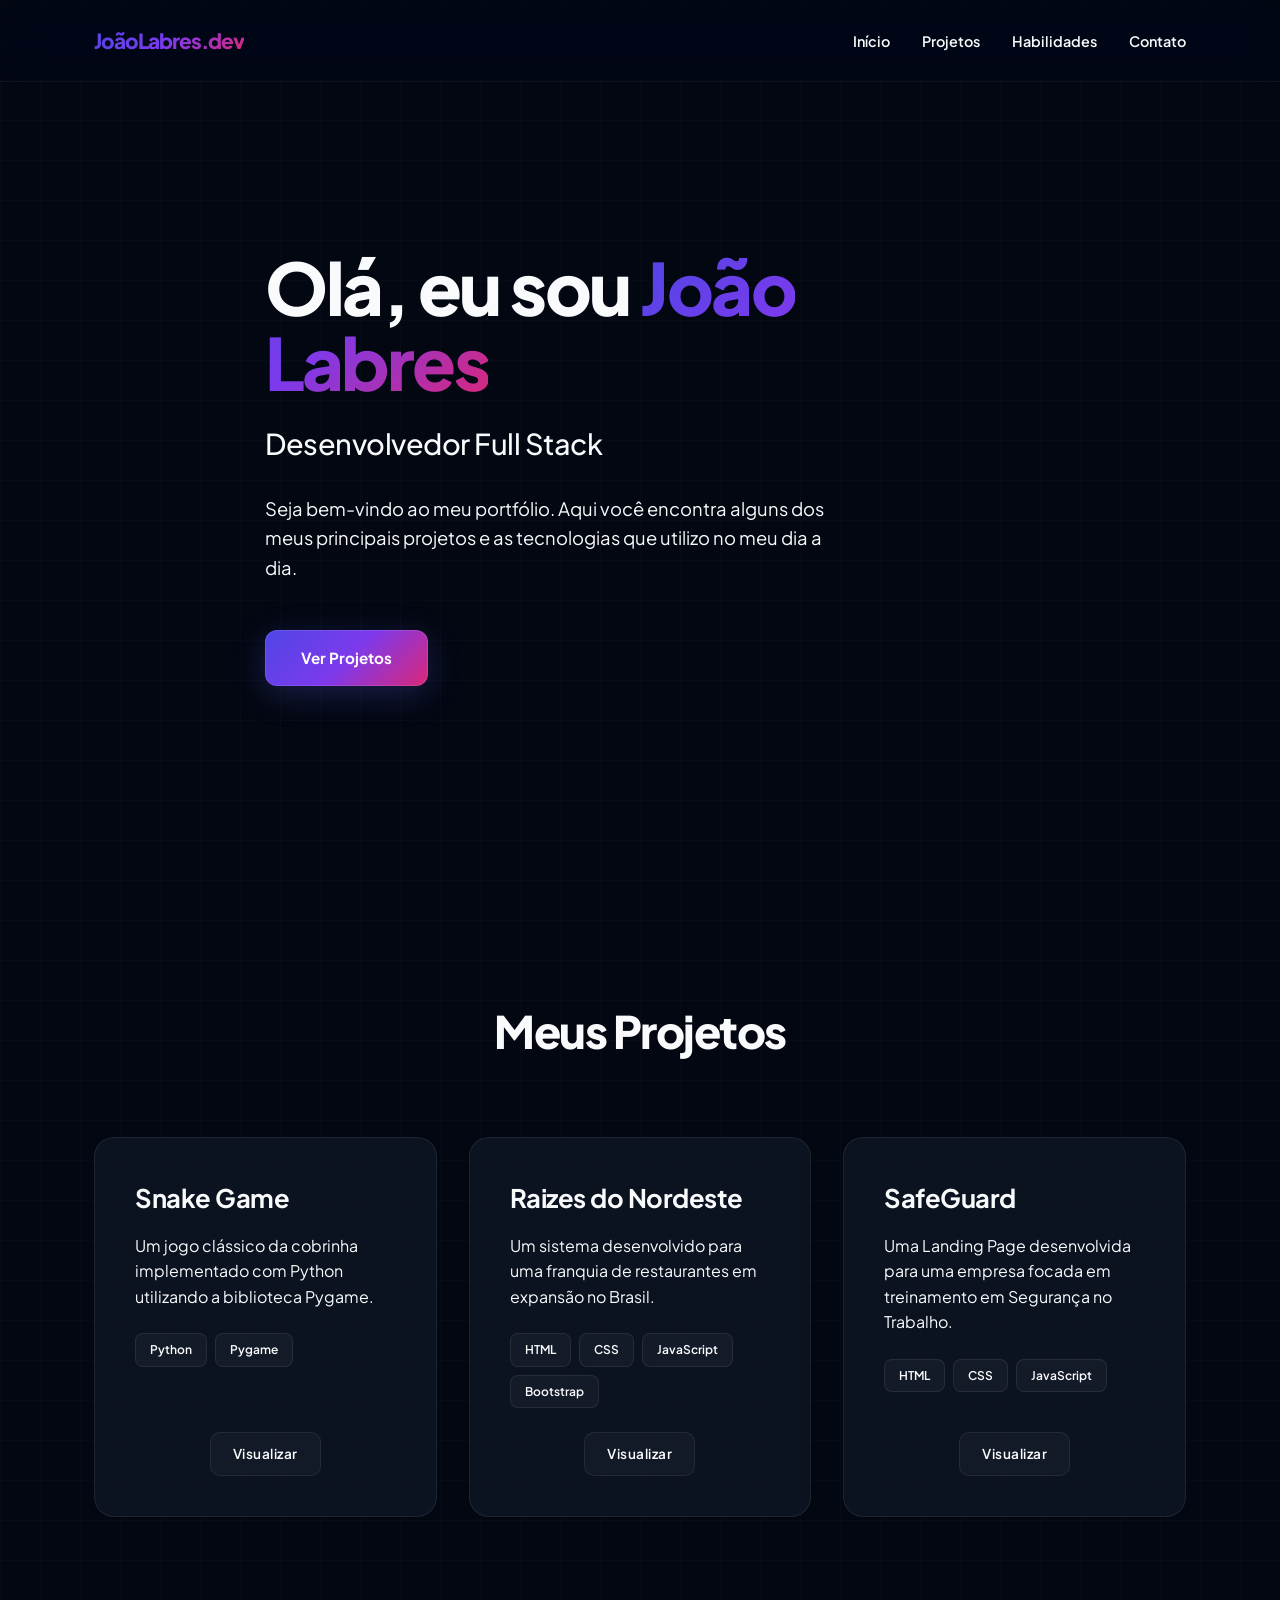
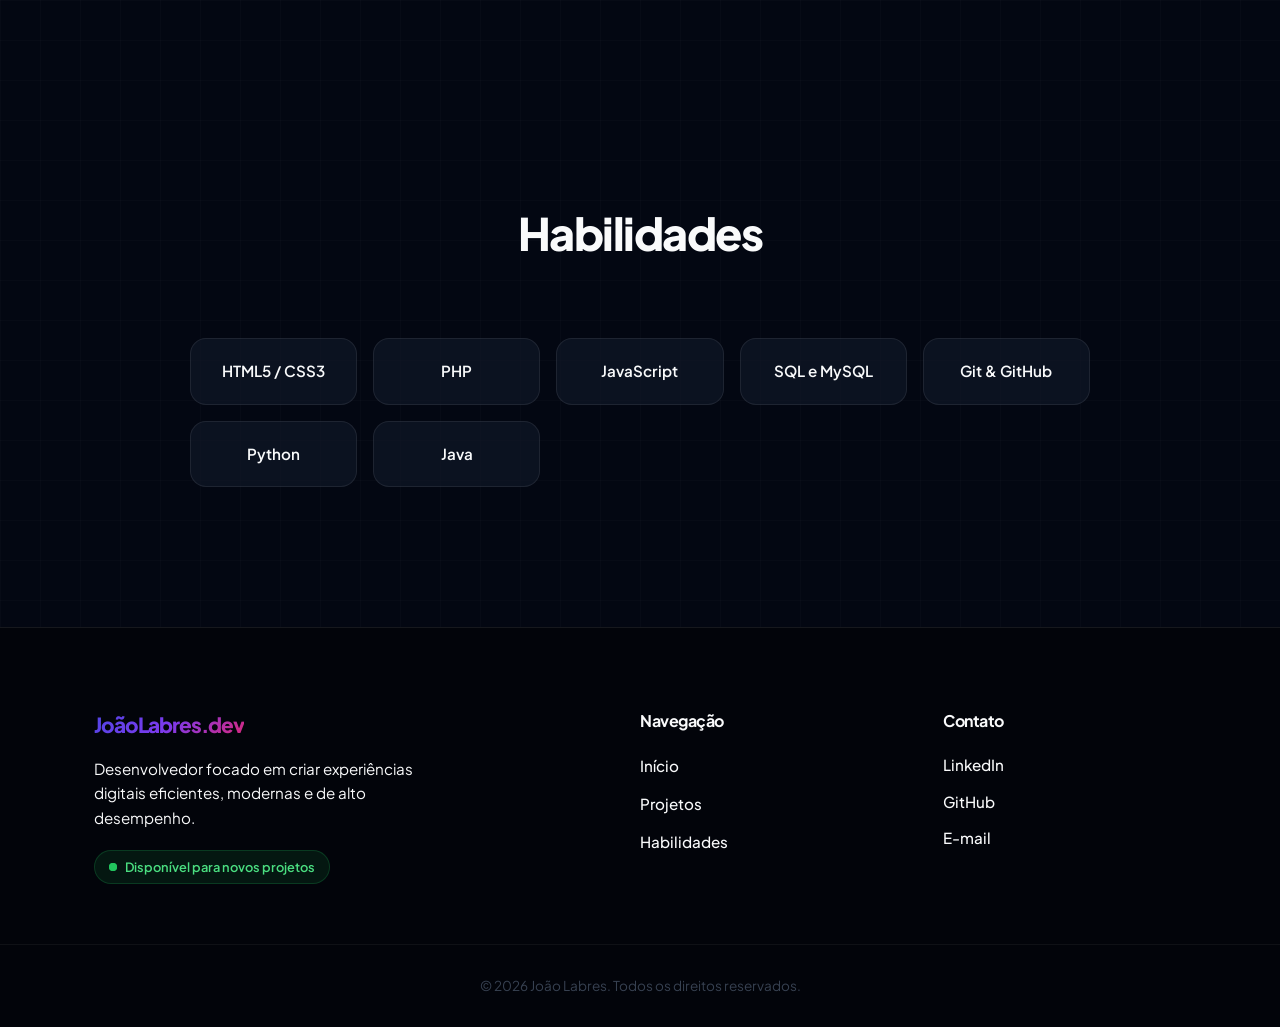
<file: index.html>
<!doctype html>
<html lang="pt-BR">
  <head>
    <meta charset="UTF-8" />
    <meta name="viewport" content="width=device-width, initial-scale=1.0" />
    <title>Meu Portfólio | Desenvolvedor</title>
    <link rel="stylesheet" href="styles.css" />
  </head>
  <body>
    <header>
      <div class="container">
        <nav>
          <div class="logo">JoãoLabres.dev</div>
          <ul class="nav-links">
            <li><a href="#home">Início</a></li>
            <li><a href="#projetos">Projetos</a></li>
            <li><a href="#skills">Habilidades</a></li>
            <li><a href="#contato">Contato</a></li>
          </ul>
        </nav>
      </div>
    </header>

    <section id="home">
      <div class="container">
        <div class="hero-content">
          <h1>Olá, eu sou <span>João Labres</span></h1>
          <h2>Desenvolvedor Full Stack</h2>
          <p class="hero-description">
            Seja bem-vindo ao meu portfólio. Aqui você encontra alguns dos meus
            principais projetos e as tecnologias que utilizo no meu dia a dia.
          </p>
          <a href="#projetos" class="btn">Ver Projetos</a>
        </div>
      </div>
    </section>

    <section id="projetos">
      <div class="container">
        <h2 class="section-title">Meus Projetos</h2>
        <div class="projects-grid">
          <div class="project-card">
            <div class="project-info">
              <h3>Snake Game</h3>
              <p>
                Um jogo clássico da cobrinha implementado com Python utilizando
                a biblioteca Pygame.
              </p>
              <div class="tags">
                <span>Python</span>
                <span>Pygame</span>
              </div>
              <a
                href="https://github.com/joaolabrez/SnakeGame"
                target="_blank"
                class="btn-project"
                >Visualizar</a
              >
            </div>
          </div>

          <div class="project-card">
            <div class="project-info">
              <h3>Raizes do Nordeste</h3>
              <p>
                Um sistema desenvolvido para uma franquia de restaurantes em
                expansão no Brasil.
              </p>
              <div class="tags">
                <span>HTML</span>
                <span>CSS</span>
                <span>JavaScript</span>
                <span>Bootstrap</span>
              </div>
              <a href="https://joaolabrez.github.io/Raizes-do-Nordeste/" target="_blank" class="btn-project">Visualizar</a>
            </div>
          </div>

          <div class="project-card">
            <div class="project-info">
              <h3>SafeGuard</h3>
              <p>
                Uma Landing Page desenvolvida para uma empresa focada em
                treinamento em Segurança no Trabalho.
              </p>
              <div class="tags">
                <span>HTML</span>
                <span>CSS</span>
                <span>JavaScript</span>
              </div>
              <a href="https://safeguardbrasil.com" target="_blank" class="btn-project">Visualizar</a>
            </div>
          </div>
        </div>
      </div>
    </section>

    <section id="skills">
      <div class="container">
        <h2 class="section-title">Habilidades</h2>
        <div class="skills-container">
          <div class="skill-badge">HTML5 / CSS3</div>
          <div class="skill-badge">PHP</div>
          <div class="skill-badge">JavaScript</div>
          <div class="skill-badge">SQL e MySQL</div>
          <div class="skill-badge">Git & GitHub</div>
          <div class="skill-badge">Python</div>
          <div class="skill-badge">Java</div>
        </div>
      </div>
    </section>

    <footer id="contato">
    <div class="container footer-grid">
        
        <div class="footer-brand">
            <div class="logo">JoãoLabres.dev</div>
            <p class="footer-bio">Desenvolvedor focado em criar experiências digitais eficientes, modernas e de alto desempenho.</p>
            <div class="status-badge">
                <span class="status-dot"></span>
                <span>Disponível para novos projetos</span>
            </div>
        </div>

        <div class="footer-nav">
            <h4>Navegação</h4>
            <ul>
                <li><a href="#home">Início</a></li>
                <li><a href="#projetos">Projetos</a></li>
                <li><a href="#skills">Habilidades</a></li>
            </ul>
        </div>

        <div class="footer-social">
            <h4>Contato</h4>
            <div class="contact-links">
                <a href="https://www.linkedin.com/in/joão-labres-76004a222/" target="_blank">LinkedIn</a>
                <a href="https://github.com/joaolabrez" target="_blank">GitHub</a>
                <a href="mailto:joaolabresdm@gmail.com">E-mail</a>
            </div>
        </div>

    </div>

    <div class="footer-bottom">
        <p class="copyright">&copy; <span id="year"></span> João Labres. Todos os direitos reservados.</p>
    </div>
</footer>

    <script src="script.js"></script>
  </body>
</html>
</file>
<file: styles.css>
@import url('https://fonts.googleapis.com/css2?family=Plus+Jakarta+Sans:wght@300;400;500;600;700;800&display=swap');

:root {
    --bg-color: #030712;
    --bg-gradient: radial-gradient(brand-radial at 50% 0%, #1e1b4b 0%, #030712 100%);
    --card-bg: rgba(17, 24, 39, 0.7);
    --card-border: rgba(255, 255, 255, 0.08);
    --text-main: #f9fafb;
    --text-muted: #f9fafb;
    --accent-gradient: linear-gradient(135deg, #4f46e5 0%, #7c3aed 50%, #db2777 100%);
    --accent-solid: #6366f1;
    --glow: rgba(99, 102, 241, 0.25);
    --transition: all 0.5s cubic-bezier(0.16, 1, 0.3, 1);
}

* {
    margin: 0;
    padding: 0;
    box-sizing: border-box;
    font-family: 'Plus Jakarta Sans', sans-serif;
}

body {
    background-color: var(--bg-color);
    background-image: var(--bg-gradient);
    color: var(--text-main);
    line-height: 1.6;
    overflow-x: hidden;
    scroll-behavior: smooth;
    position: relative;
}

body::before {
    content: '';
    position: absolute;
    top: 0; left: 0; right: 0; bottom: 0;
    background-image: 
        linear-gradient(rgba(255, 255, 255, 0.015) 1px, transparent 1px),
        linear-gradient(90deg, rgba(255, 255, 255, 0.015) 1px, transparent 1px);
    background-size: 40px 40px;
    z-index: -1;
    pointer-events: none;
}

.container {
    max-width: 1140px;
    margin: 0 auto;
    padding: 0 24px;
}

header {
    position: fixed;
    top: 0; width: 100%;
    background-color: rgba(3, 7, 18, 0.4);
    backdrop-filter: blur(20px) saturate(180%);
    -webkit-backdrop-filter: blur(20px) saturate(180%);
    z-index: 1000;
    border-bottom: 1px solid rgba(255, 255, 255, 0.05);
}

nav {
    display: flex;
    justify-content: space-between;
    align-items: center;
    padding: 24px 0;
}

.logo {
    font-size: 1.3rem;
    font-weight: 800;
    letter-spacing: -1px;
    background: var(--accent-gradient);
    -webkit-background-clip: text;
    -webkit-text-fill-color: transparent;
}

.nav-links {
    display: flex;
    list-style: none;
    gap: 32px;
}

.nav-links a {
    color: var(--text-muted);
    text-decoration: none;
    font-weight: 600;
    font-size: 0.9rem;
    transition: var(--transition);
}

.nav-links a:hover {
    color: var(--text-main);
}

#home {
    padding: 220px 0 140px 0;
    display: flex;
    align-items: center;
    min-height: 95vh;
}

.hero-content {
    max-width: 750px;
    animation: fadeInUp 1s ease-out;
}

.hero-content h1 {
    font-size: 4.5rem;
    font-weight: 800;
    margin-bottom: 20px;
    letter-spacing: -2.5px;
    line-height: 1.05;
}

.hero-content h1 span {
    background: var(--accent-gradient);
    -webkit-background-clip: text;
    -webkit-text-fill-color: transparent;
}

.hero-content h2 {
    font-size: 1.8rem;
    color: var(--text-muted);
    margin-bottom: 28px;
    font-weight: 500;
    letter-spacing: -0.5px;
}

.hero-description {
    color: var(--text-muted); 
    font-size: 1.15rem;
    margin-bottom: 48px;
    max-width: 580px;
}

.btn {
    display: inline-block;
    background: var(--accent-gradient);
    color: #ffffff;
    padding: 16px 36px;
    border-radius: 12px;
    text-decoration: none;
    font-weight: 700;
    font-size: 0.95rem;
    transition: var(--transition);
    box-shadow: 0 0 0 1px rgba(255, 255, 255, 0.1) inset, 0 8px 32px var(--glow);
}

.btn:hover {
    transform: translateY(-4px);
    box-shadow: 0 0 0 1px rgba(255, 255, 255, 0.2) inset, 0 12px 40px rgba(124, 58, 237, 0.5);
}

section { padding: 140px 0; }

.section-title {
    font-size: 2.8rem;
    font-weight: 800;
    margin-bottom: 70px;
    letter-spacing: -1.5px;
    text-align: center;
}

.projects-grid {
    display: grid;
    grid-template-columns: repeat(auto-fit, minmax(320px, 1fr));
    gap: 32px;
    align-items: stretch;
}

.project-card {
    background: var(--card-bg);
    border-radius: 20px;
    overflow: hidden;
    border: 1px solid var(--card-border);
    transition: var(--transition);
    position: relative;
    display: flex;
    flex-direction: column;
}

.project-card::before {
    content: '';
    position: absolute;
    top: 0; left: 0; width: 100%; height: 100%;
    background: var(--accent-gradient);
    opacity: 0;
    z-index: -1;
    transition: var(--transition);
}

.project-card:hover {
    transform: translateY(-10px);
    border-color: rgba(124, 58, 237, 0.4);
    box-shadow: 0 30px 60px rgba(0, 0, 0, 0.6), 0 0 50px rgba(99, 102, 241, 0.15);
}

.project-info { 
    padding: 40px; 
    display: flex;
    flex-direction: column;
    flex: 1;
}

.project-info h3 {
    margin-bottom: 14px;
    font-size: 1.6rem;
    font-weight: 700;
    letter-spacing: -0.5px;
}

.project-info p {
    color: var(--text-muted);
    font-size: 1rem;
    margin-bottom: 24px;
}

.tags { 
    display: flex; 
    gap: 8px; 
    flex-wrap: wrap; 
    margin-bottom: 24px; 
}

.tags span {
    background: rgba(255, 255, 255, 0.04);
    color: var(--text-main);
    padding: 6px 14px;
    border-radius: 8px;
    font-size: 0.75rem;
    font-weight: 600;
    border: 1px solid rgba(255, 255, 255, 0.08);
    transition: var(--transition);
}

.project-card:hover .tags span {
    border-color: rgba(99, 102, 241, 0.3);
    color: #a5b4fc;
}

.btn-project {
    display: inline-flex;
    align-items: center;
    justify-content: center;
    background: rgba(255, 255, 255, 0.03);
    color: var(--text-muted);
    padding: 10px 22px;
    border-radius: 10px;
    text-decoration: none;
    font-size: 0.85rem;
    font-weight: 600;
    letter-spacing: 0.5px;
    border: 1px solid rgba(255, 255, 255, 0.08);
    cursor: pointer;
    transition: all 0.4s cubic-bezier(0.16, 1, 0.3, 1);
    margin: auto auto 0 auto;
    width: fit-content;
}

.btn-project:hover {
    color: #ffffff;
    background: var(--accent-gradient);
    border-color: transparent;
    transform: translateY(-3px);
    box-shadow: 0 12px 24px rgba(124, 58, 237, 0.3);
}

.skills-container {
    display: grid;
    grid-template-columns: repeat(auto-fill, minmax(140px, 1fr));
    gap: 16px;
    max-width: 900px;
    margin: 0 auto;
}

.skill-badge {
    background: var(--card-bg);
    border: 1px solid var(--card-border);
    padding: 20px;
    border-radius: 16px;
    font-weight: 600;
    font-size: 0.95rem;
    text-align: center;
    transition: var(--transition);
}

.skill-badge:hover {
    border-color: #7c3aed;
    background: rgba(124, 58, 237, 0.05);
    transform: scale(1.05);
}

/* --- FOOTER CORRIGIDO E EXPANDIDO --- */
footer {
    background-color: #02040a;
    padding: 80px 0 30px 0;
    border-top: 1px solid var(--card-border);
}

.footer-grid {
    display: grid;
    grid-template-columns: 2fr 1fr 1fr;
    gap: 60px;
    align-items: start;
    margin-bottom: 60px;
}

.footer-brand .logo {
    margin-bottom: 16px;
    display: inline-block;
}

.footer-bio {
    color: var(--text-muted);
    font-size: 0.95rem;
    max-width: 320px;
    margin-bottom: 20px;
}

/* Indicador de Status com Animação Pulse */
.status-badge {
    display: inline-flex;
    align-items: center;
    gap: 8px;
    background: rgba(34, 197, 94, 0.1);
    color: #4ade80;
    padding: 6px 14px;
    border-radius: 30px;
    font-size: 0.8rem;
    font-weight: 600;
    border: 1px solid rgba(34, 197, 94, 0.2);
}

.status-dot {
    width: 8px;
    height: 8px;
    background-color: #22c55e;
    border-radius: 50%;
    position: relative;
}

.status-dot::after {
    content: '';
    position: absolute;
    width: 100%; height: 100%;
    background-color: #22c55e;
    border-radius: 50%;
    animation: pulse 1.8s infinite ease-in-out;
}

@keyframes pulse {
    0% { transform: scale(1); opacity: 1; }
    100% { transform: scale(2.5); opacity: 0; }
}

/* Colunas de Links do Rodapé */
footer h4 {
    color: var(--text-main);
    font-size: 1rem;
    font-weight: 700;
    margin-bottom: 20px;
    letter-spacing: -0.5px;
}

.footer-nav ul {
    list-style: none;
}

.footer-nav ul li {
    margin-bottom: 12px;
}

.footer-nav a {
    color: var(--text-muted);
    text-decoration: none;
    font-size: 0.95rem;
    font-weight: 500;
    transition: var(--transition);
}

.footer-nav a:hover {
    color: var(--text-main);
}

.footer-social .contact-links {
    display: flex;
    flex-direction: column;
    gap: 12px;
    align-items: flex-start;
    margin-bottom: 0;
}

.footer-social .contact-links a {
    color: var(--text-muted);
    text-decoration: none;
    font-weight: 500;
    font-size: 0.95rem;
    margin: 0;
    transition: var(--transition);
}

.footer-social .contact-links a:hover {
    color: var(--accent-solid);
    text-shadow: none;
}

/* Divisor inferior */
.footer-bottom {
    border-top: 1px solid rgba(255, 255, 255, 0.05);
    padding-top: 30px;
    text-align: center;
}

.copyright { color: #374151; font-size: 0.85rem; }

@media (max-width: 768px) {
    .footer-grid {
        grid-template-columns: 1fr;
        gap: 40px;
        text-align: center;
    }
    .footer-bio {
        margin: 0 auto 20px auto;
    }
    .footer-social .contact-links {
        align-items: center;
    }
}

.contact-links { margin-bottom: 48px; }

.contact-links a {
    color: var(--text-muted);
    text-decoration: none;
    margin: 0 24px;
    font-weight: 600;
    font-size: 1rem;
    transition: var(--transition);
}

.contact-links a:hover {
    color: var(--text-main);
    text-shadow: 0 0 20px var(--accent-solid);
}

.copyright { color: #374151; font-size: 0.85rem; }

@keyframes fadeInUp {
    from {
        opacity: 0;
        transform: translateY(20px);
    }
    to {
        opacity: 1;
        transform: translateY(0);
    }
}

@media (max-width: 768px) {
    .nav-links { display: none; }
    .hero-content h1 { font-size: 3rem; letter-spacing: -1.5px; }
    .hero-content h2 { font-size: 1.4rem; }
    #home { padding: 160px 0 100px 0; }
    section { padding: 100px 0; }
    .section-title { font-size: 2.2rem; margin-bottom: 50px; }
}
</file>
